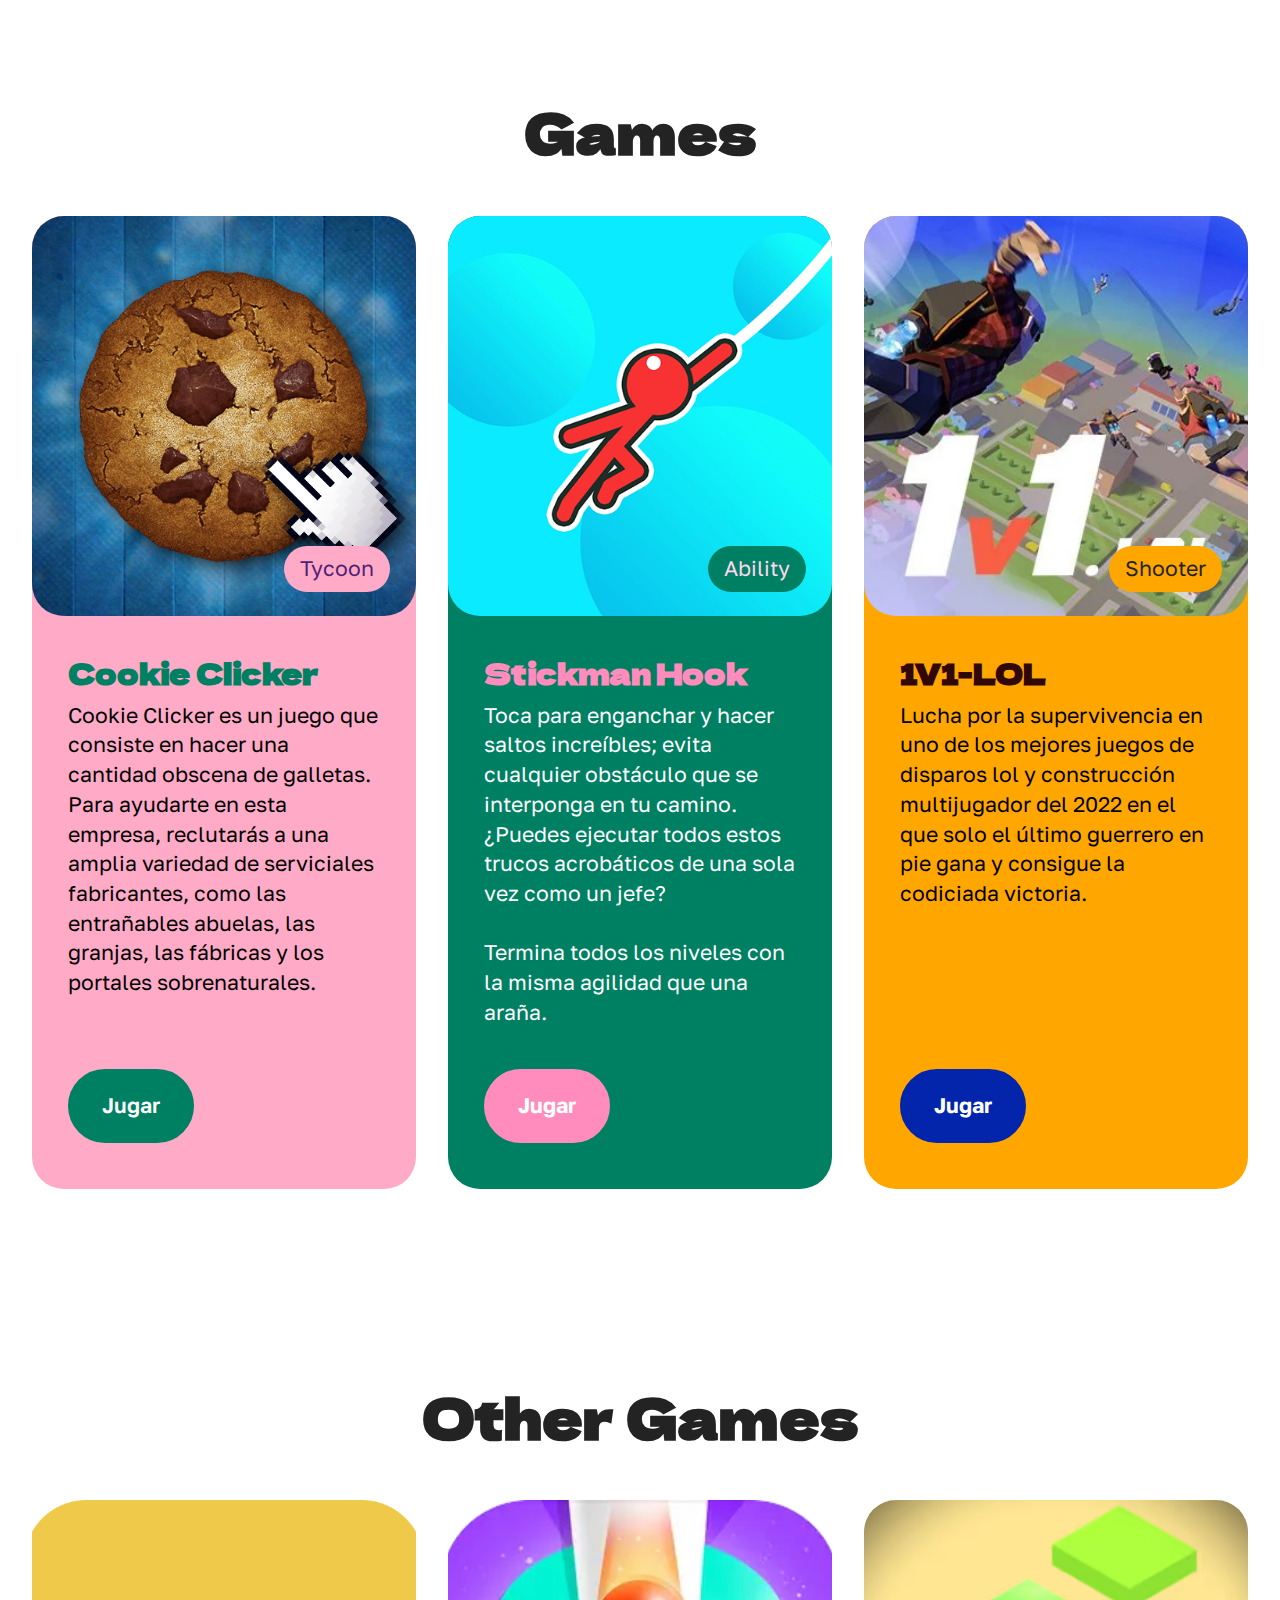
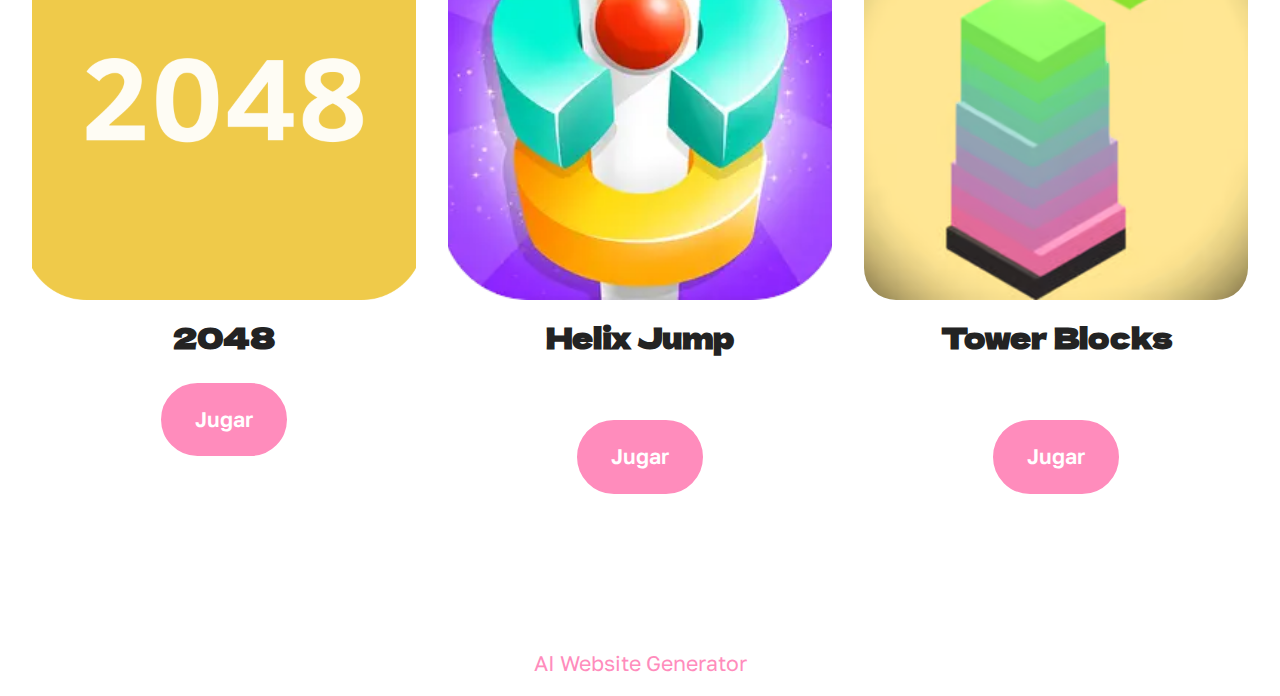
<file: index.html>
<!DOCTYPE html>
<html  >
<head>
  <!-- Site made with Mobirise Website Builder v5.9.18, https://mobirise.com -->
  <meta charset="UTF-8">
  <meta http-equiv="X-UA-Compatible" content="IE=edge">
  <meta name="generator" content="Mobirise v5.9.18, mobirise.com">
  <meta name="viewport" content="width=device-width, initial-scale=1, minimum-scale=1">
  <link rel="shortcut icon" href="assets/images/logo5.png" type="image/x-icon">
  <meta name="description" content="">
  
  
  <title>Home</title>
  <link rel="stylesheet" href="assets/bootstrap/css/bootstrap.min.css">
  <link rel="stylesheet" href="assets/bootstrap/css/bootstrap-grid.min.css">
  <link rel="stylesheet" href="assets/bootstrap/css/bootstrap-reboot.min.css">
  <link rel="stylesheet" href="assets/theme/css/style.css">
  <link rel="preload" href="https://fonts.googleapis.com/css?family=Dela+Gothic+One:400&display=swap" as="style" onload="this.onload=null;this.rel='stylesheet'">
  <noscript><link rel="stylesheet" href="https://fonts.googleapis.com/css?family=Dela+Gothic+One:400&display=swap"></noscript>
  <link rel="preload" href="https://fonts.googleapis.com/css?family=Golos+Text:400,500,600,700,800,900&display=swap" as="style" onload="this.onload=null;this.rel='stylesheet'">
  <noscript><link rel="stylesheet" href="https://fonts.googleapis.com/css?family=Golos+Text:400,500,600,700,800,900&display=swap"></noscript>
  <link rel="preload" as="style" href="assets/mobirise/css/mbr-additional.css?v=hVczWk"><link rel="stylesheet" href="assets/mobirise/css/mbr-additional.css?v=hVczWk" type="text/css">

  
  
  
</head>
<body>
  
  <section data-bs-version="5.1" class="features1 cid-tIsi3HZcCy" id="features01-0">
  

  
  
  <div class="container-fluid">
    <div class="row justify-content-center mb-5">
      <div class="col-12">
        <h3 class="mbr-section-title mbr-fonts-style align-center mb-0 display-2"><strong>Games</strong></h3>
        
      </div>
    </div>
    <div class="row justify-content-center">
      <div class="col-sm-6 col-md-12 mb-3 mb-lg-0 col-lg-4">
        <div class="card-wrap card1">
          <div class="image-wrap">
            <a href="https://aurorian.net/Games/Cookie"><img src="assets/images/unnamed.png" alt="Mobirise Website Builder"></a>
            <div class="social-row display-7">
              <div class="soc-item tag1">
                <span class="tag1 mbr-fonts-style display-7">
                  Tycoon</span>
              </div>
            </div>
          </div>
          <div class="content-wrap">
            <h5 class="mbr-card-title card-title1 mbr-fonts-style align-left mb-2 display-5"><strong>Cookie Clicker</strong></h5>
            
            <p class="card-text1 mbr-fonts-style align-left mb-3 display-7">
              Cookie Clicker es un juego que consiste en hacer una cantidad obscena de galletas. Para ayudarte en esta empresa, reclutarás a una amplia variedad de serviciales fabricantes, como las entrañables abuelas, las granjas, las fábricas y los portales sobrenaturales.
            </p>
            <div class="mbr-section-btn align-left content-footer"><a class="btn article-btn btn-danger display-7" href="https://aurorian.net/Games/Cookie">Jugar<strong></strong></a></div>
          </div>
        </div>
      </div>

      <div class="col-sm-6 col-md-12 mb-3 mb-lg-0 col-lg-4">
        <div class="card-wrap card2">
          <div class="image-wrap">
            <a href="https://aurorian.net/Games/Stickman"><img src="assets/images/unnamed.jpg" alt="Mobirise Website Builder"></a>
            <div class="social-row display-7">
              <div class="soc-item tag2">
                <span class="tag2 mbr-fonts-style display-7">
                  Ability</span>
              </div>
            </div>
          </div>
          <div class="content-wrap">
            <h5 class="mbr-card-title card-title2 mbr-fonts-style align-left mb-2 display-5"><strong>Stickman Hook</strong></h5>
            
            <p class="card-text2 mbr-fonts-style align-left mb-3 display-7">Toca para enganchar y hacer saltos increíbles; evita cualquier obstáculo que se interponga en tu camino. ¿Puedes ejecutar todos estos trucos acrobáticos de una sola vez como un jefe?
<br><br>Termina todos los niveles con la misma agilidad que una araña.<br>
            </p>
            <div class="mbr-section-btn btn-section align-left content-footer"><a class="btn article-btn btn-primary display-7" href="https://aurorian.net/Games/Stickman"><strong>Jugar</strong></a></div>
          </div>
        </div>
      </div>
      <div class="col-sm-6 col-md-12 mb-3 mb-lg-0 col-lg-4">
        <div class="card-wrap card3">
          <div class="image-wrap">
            <a href="https://aurorian.net/Games/1v1"><img src="assets/images/1v1-lol-on-steam-v0-qh6-ea4jbe7eryhqco8o9skgm82sksd5j9hmg1ul0d4.webp" alt="Mobirise Website Builder"></a>
            <div class="social-row display-7">
              <div class="soc-item tag3">
                <span class="tag3 mbr-fonts-style display-7">
                  Shooter</span>
              </div>
            </div>
          </div>
          <div class="content-wrap">
            <h5 class="mbr-card-title card-title3 mbr-fonts-style align-left mb-2 display-5"><strong>1V1-LOL</strong></h5>
            
            <p class="card-text3 mbr-fonts-style align-left mb-3 display-7">Lucha por la supervivencia en uno de los mejores juegos de disparos lol y construcción multijugador del 2022 en el que solo el último guerrero en pie gana y consigue la codiciada victoria.&nbsp;<br></p>
            <div class="mbr-section-btn btn-section align-left content-footer"><a class="btn article-btn btn-success display-7" href="https://aurorian.net/Games/1v1"><strong>Jugar</strong></a></div>
          </div>
        </div>
      </div>

      
    </div>
  </div>
</section>

<section data-bs-version="5.1" class="features03 cid-ucSpwkYCEu" id="features03-1">
	
	
	<div class="container">
		<div class="row justify-content-center mb-5">
			<div class="col-12 content-head">
				<div class="mbr-section-head">
					<h4 class="mbr-section-title mbr-fonts-style align-center mb-0 display-2">
						<strong>Other Games</strong></h4>
					
				</div>
			</div>
		</div>
		<div class="row">
			<div class="item features-image col-12 col-md-6 col-lg-4 active">
				<div class="item-wrapper">
					<div class="item-img mb-3">
						<img src="assets/images/2048-logo.svg.png" alt="Mobirise Website Builder" title="">
					</div>
					<div class="item-content align-left">
						<h5 class="item-title mbr-fonts-style mt-0 mb-2 display-5"><strong>2048</strong></h5>
						<p class="mbr-text mbr-fonts-style mb-3 display-7"></p>
						<div class="mbr-section-btn item-footer"><a href="http://aurorian.net/Games/2048" class="btn item-btn btn-primary display-7">Jugar</a></div>
					</div>
				</div>
			</div>
			<div class="item features-image col-12 col-md-6 col-lg-4">
				<div class="item-wrapper">
					<div class="item-img mb-3">
						<img src="assets/images/appicon.png" alt="Mobirise Website Builder" title="" data-slide-to="1" data-bs-slide-to="1">
					</div>
					<div class="item-content align-left">
						<h5 class="item-title mbr-fonts-style mb-2 mt-0 display-5">
							<strong>Helix Jump</strong></h5>
						<p class="mbr-text mbr-fonts-style mb-3 display-7"><br>
						</p>
						<div class="mbr-section-btn item-footer"><a href="http://aurorian.net/Games/HelixJump" class="btn item-btn btn-primary display-7">Jugar</a></div>
					</div>
				</div>
			</div>
			<div class="item features-image col-12 col-md-6 col-lg-4">
				<div class="item-wrapper">
					<div class="item-img mb-3">
						<a href="http://aurorian.net/Games/TowerBlocks"><img src="assets/images/6433b0212d58c0d3f733f3cb20d6f63c.png" alt="Mobirise Website Builder" title="" data-slide-to="2" data-bs-slide-to="2"></a>
					</div>
					<div class="item-content align-left">
						<h5 class="item-title mbr-fonts-style mb-2 mt-0 display-5">
						    <strong>Tower Blocks</strong></h5>
						<p class="mbr-text mbr-fonts-style mb-3 display-7"><br>
						</p>
						<div class="mbr-section-btn item-footer"><a href="https://aurorian.net/Games/TowerBlocks" class="btn item-btn btn-primary display-7">Jugar</a></div>
					</div>
				</div>
			</div>
		</div>
	</div>
</section><section class="display-7" style="padding: 0;align-items: center;justify-content: center;flex-wrap: wrap;    align-content: center;display: flex;position: relative;height: 4rem;"><a href="https://mobiri.se/2972374" style="flex: 1 1;height: 4rem;position: absolute;width: 100%;z-index: 1;"><img alt="" style="height: 4rem;" src="[data-uri]"></a><p style="margin: 0;text-align: center;" class="display-7">&#8204;</p><a style="z-index:1" href="https://mobirise.com/builder/ai-website-generator.html">AI Website Generator</a></section><script src="assets/bootstrap/js/bootstrap.bundle.min.js"></script>  <script src="assets/smoothscroll/smooth-scroll.js"></script>  <script src="assets/ytplayer/index.js"></script>  <script src="assets/theme/js/script.js"></script>  
  
  
</body>
</html>
</file>
<file: assets/theme/css/style.css>
@charset "UTF-8";
section {
  background-color: #ffffff;
}

body {
  font-style: normal;
  line-height: 1.5;
  font-weight: 400;
  color: #232323;
  position: relative;
}

button {
  background-color: transparent;
  border-color: transparent;
}

.embla__button,
.carousel-control {
  background-color: #edefea !important;
  opacity: 0.8 !important;
  color: #464845 !important;
  border-color: #edefea !important;
}

.carousel .close,
.modalWindow .close {
  background-color: #edefea !important;
  color: #464845 !important;
  border-color: #edefea !important;
  opacity: 0.8 !important;
}

.carousel .close:hover,
.modalWindow .close:hover {
  opacity: 1 !important;
}

.carousel-indicators li {
  background-color: #edefea !important;
  border: 2px solid #464845 !important;
}

.carousel-indicators li:hover,
.carousel-indicators li:active {
  opacity: 0.8 !important;
}

.embla__button:hover,
.carousel-control:hover {
  background-color: #edefea !important;
  opacity: 1 !important;
}

.modalWindow-video-container {
  height: 80%;
}

section,
.container,
.container-fluid {
  position: relative;
  word-wrap: break-word;
}

a.mbr-iconfont:hover {
  text-decoration: none;
}

.article .lead p,
.article .lead ul,
.article .lead ol,
.article .lead pre,
.article .lead blockquote {
  margin-bottom: 0;
}

a {
  font-style: normal;
  font-weight: 400;
  cursor: pointer;
}
a, a:hover {
  text-decoration: none;
}

.mbr-section-title {
  font-style: normal;
  line-height: 1.3;
}

.mbr-section-subtitle {
  line-height: 1.3;
}

.mbr-text {
  font-style: normal;
  line-height: 1.7;
}

h1,
h2,
h3,
h4,
h5,
h6,
.display-1,
.display-2,
.display-4,
.display-5,
.display-7,
span,
p,
a {
  line-height: 1;
  word-break: break-word;
  word-wrap: break-word;
  font-weight: 400;
}

b,
strong {
  font-weight: bold;
}

input:-webkit-autofill, input:-webkit-autofill:hover, input:-webkit-autofill:focus, input:-webkit-autofill:active {
  transition-delay: 9999s;
  -webkit-transition-property: background-color, color;
  transition-property: background-color, color;
}

textarea[type=hidden] {
  display: none;
}

section {
  background-position: 50% 50%;
  background-repeat: no-repeat;
  background-size: cover;
}
section .mbr-background-video,
section .mbr-background-video-preview {
  position: absolute;
  bottom: 0;
  left: 0;
  right: 0;
  top: 0;
}

.hidden {
  visibility: hidden;
}

.mbr-z-index20 {
  z-index: 20;
}

/*! Base colors */
.mbr-white {
  color: #ffffff;
}

.mbr-black {
  color: #111111;
}

.mbr-bg-white {
  background-color: #ffffff;
}

.mbr-bg-black {
  background-color: #000000;
}

/*! Text-aligns */
.align-left {
  text-align: left;
}

.align-center {
  text-align: center;
}

.align-right {
  text-align: right;
}

/*! Font-weight  */
.mbr-light {
  font-weight: 300;
}

.mbr-regular {
  font-weight: 400;
}

.mbr-semibold {
  font-weight: 500;
}

.mbr-bold {
  font-weight: 700;
}

/*! Media  */
.media-content {
  flex-basis: 100%;
}

.media-container-row {
  display: flex;
  flex-direction: row;
  flex-wrap: wrap;
  justify-content: center;
  align-content: center;
  align-items: start;
}
.media-container-row .media-size-item {
  width: 400px;
}

.media-container-column {
  display: flex;
  flex-direction: column;
  flex-wrap: wrap;
  justify-content: center;
  align-content: center;
  align-items: stretch;
}
.media-container-column > * {
  width: 100%;
}

@media (min-width: 992px) {
  .media-container-row {
    flex-wrap: nowrap;
  }
}
figure {
  margin-bottom: 0;
  overflow: hidden;
}

figure[mbr-media-size] {
  transition: width 0.1s;
}

img,
iframe {
  display: block;
  width: 100%;
}

.card {
  background-color: transparent;
  border: none;
}

.card-box {
  width: 100%;
}

.card-img {
  text-align: center;
  flex-shrink: 0;
  -webkit-flex-shrink: 0;
}

.media {
  max-width: 100%;
  margin: 0 auto;
}

.mbr-figure {
  align-self: center;
}

.media-container > div {
  max-width: 100%;
}

.mbr-figure img,
.card-img img {
  width: 100%;
}

@media (max-width: 991px) {
  .media-size-item {
    width: auto !important;
  }
  .media {
    width: auto;
  }
  .mbr-figure {
    width: 100% !important;
  }
}
/*! Buttons */
.mbr-section-btn {
  margin-left: -0.6rem;
  margin-right: -0.6rem;
  font-size: 0;
}

.btn {
  font-weight: 600;
  border-width: 1px;
  font-style: normal;
  margin: 0.6rem 0.6rem;
  white-space: normal;
  transition: all 0.2s ease-in-out;
  display: inline-flex;
  align-items: center;
  justify-content: center;
  word-break: break-word;
}

.btn-sm {
  font-weight: 600;
  letter-spacing: 0px;
  transition: all 0.3s ease-in-out;
}

.btn-md {
  font-weight: 600;
  letter-spacing: 0px;
  transition: all 0.3s ease-in-out;
}

.btn-lg {
  font-weight: 600;
  letter-spacing: 0px;
  transition: all 0.3s ease-in-out;
}

.btn-form {
  margin: 0;
}
.btn-form:hover {
  cursor: pointer;
}

nav .mbr-section-btn {
  margin-left: 0rem;
  margin-right: 0rem;
}

/*! Btn icon margin */
.btn .mbr-iconfont,
.btn.btn-sm .mbr-iconfont {
  order: 1;
  cursor: pointer;
  margin-left: 0.5rem;
  vertical-align: sub;
}

.btn.btn-md .mbr-iconfont,
.btn.btn-md .mbr-iconfont {
  margin-left: 0.8rem;
}

.mbr-regular {
  font-weight: 400;
}

.mbr-semibold {
  font-weight: 500;
}

.mbr-bold {
  font-weight: 700;
}

[type=submit] {
  -webkit-appearance: none;
}

/*! Full-screen */
.mbr-fullscreen .mbr-overlay {
  min-height: 100vh;
}

.mbr-fullscreen {
  display: flex;
  display: -moz-flex;
  display: -ms-flex;
  display: -o-flex;
  align-items: center;
  min-height: 100vh;
  padding-top: 3rem;
  padding-bottom: 3rem;
}

/*! Map */
.map {
  height: 25rem;
  position: relative;
}
.map iframe {
  width: 100%;
  height: 100%;
}

/*! Scroll to top arrow */
.mbr-arrow-up {
  bottom: 25px;
  right: 90px;
  position: fixed;
  text-align: right;
  z-index: 5000;
  color: #ffffff;
  font-size: 22px;
}

.mbr-arrow-up a {
  background: rgba(0, 0, 0, 0.2);
  border-radius: 50%;
  color: #fff;
  display: inline-block;
  height: 60px;
  width: 60px;
  border: 2px solid #fff;
  outline-style: none !important;
  position: relative;
  text-decoration: none;
  transition: all 0.3s ease-in-out;
  cursor: pointer;
  text-align: center;
}
.mbr-arrow-up a:hover {
  background-color: rgba(0, 0, 0, 0.4);
}
.mbr-arrow-up a i {
  line-height: 60px;
}

.mbr-arrow-up-icon {
  display: block;
  color: #fff;
}

.mbr-arrow-up-icon::before {
  content: "›";
  display: inline-block;
  font-family: serif;
  font-size: 22px;
  line-height: 1;
  font-style: normal;
  position: relative;
  top: 6px;
  left: -4px;
  transform: rotate(-90deg);
}

/*! Arrow Down */
.mbr-arrow {
  position: absolute;
  bottom: 45px;
  left: 50%;
  width: 60px;
  height: 60px;
  cursor: pointer;
  background-color: rgba(80, 80, 80, 0.5);
  border-radius: 50%;
  transform: translateX(-50%);
}
@media (max-width: 767px) {
  .mbr-arrow {
    display: none;
  }
}
.mbr-arrow > a {
  display: inline-block;
  text-decoration: none;
  outline-style: none;
  animation: arrowdown 1.7s ease-in-out infinite;
  color: #ffffff;
}
.mbr-arrow > a > i {
  position: absolute;
  top: -2px;
  left: 15px;
  font-size: 2rem;
}

#scrollToTop a i::before {
  content: "";
  position: absolute;
  display: block;
  border-bottom: 2.5px solid #fff;
  border-left: 2.5px solid #fff;
  width: 27.8%;
  height: 27.8%;
  left: 50%;
  top: 51%;
  transform: translateY(-30%) translateX(-50%) rotate(135deg);
}

@keyframes arrowdown {
  0% {
    transform: translateY(0px);
  }
  50% {
    transform: translateY(-5px);
  }
  100% {
    transform: translateY(0px);
  }
}
@media (max-width: 500px) {
  .mbr-arrow-up {
    left: 0;
    right: 0;
    text-align: center;
  }
}
/*Gradients animation*/
@keyframes gradient-animation {
  from {
    background-position: 0% 100%;
    animation-timing-function: ease-in-out;
  }
  to {
    background-position: 100% 0%;
    animation-timing-function: ease-in-out;
  }
}
.bg-gradient {
  background-size: 200% 200%;
  animation: gradient-animation 5s infinite alternate;
  -webkit-animation: gradient-animation 5s infinite alternate;
}

.menu .navbar-brand {
  display: -webkit-flex;
}
.menu .navbar-brand span {
  display: flex;
  display: -webkit-flex;
}
.menu .navbar-brand .navbar-caption-wrap {
  display: -webkit-flex;
}
.menu .navbar-brand .navbar-logo img {
  display: -webkit-flex;
  width: auto;
}
@media (min-width: 768px) and (max-width: 991px) {
  .menu .navbar-toggleable-sm .navbar-nav {
    display: -ms-flexbox;
  }
}
@media (max-width: 991px) {
  .menu .navbar-collapse {
    max-height: 93.5vh;
  }
  .menu .navbar-collapse.show {
    overflow: auto;
  }
}
@media (min-width: 992px) {
  .menu .navbar-nav.nav-dropdown {
    display: -webkit-flex;
  }
  .menu .navbar-toggleable-sm .navbar-collapse {
    display: -webkit-flex !important;
  }
  .menu .collapsed .navbar-collapse {
    max-height: 93.5vh;
  }
  .menu .collapsed .navbar-collapse.show {
    overflow: auto;
  }
}
@media (max-width: 767px) {
  .menu .navbar-collapse {
    max-height: 80vh;
  }
}

.nav-link .mbr-iconfont {
  margin-right: 0.5rem;
}

.navbar {
  display: -webkit-flex;
  -webkit-flex-wrap: wrap;
  -webkit-align-items: center;
  -webkit-justify-content: space-between;
}

.navbar-collapse {
  -webkit-flex-basis: 100%;
  -webkit-flex-grow: 1;
  -webkit-align-items: center;
}

.nav-dropdown .link {
  padding: 0.667em 1.667em !important;
  margin: 0 !important;
}

.nav {
  display: -webkit-flex;
  -webkit-flex-wrap: wrap;
}

.row {
  display: -webkit-flex;
  -webkit-flex-wrap: wrap;
}

.justify-content-center {
  -webkit-justify-content: center;
}

.form-inline {
  display: -webkit-flex;
}

.card-wrapper {
  -webkit-flex: 1;
}

.carousel-control {
  z-index: 10;
  display: -webkit-flex;
}

.carousel-controls {
  display: -webkit-flex;
}

.media {
  display: -webkit-flex;
}

.form-group:focus {
  outline: none;
}

.jq-selectbox__select {
  padding: 7px 0;
  position: relative;
}

.jq-selectbox__dropdown {
  overflow: hidden;
  border-radius: 10px;
  position: absolute;
  top: 100%;
  left: 0 !important;
  width: 100% !important;
}

.jq-selectbox__trigger-arrow {
  right: 0;
  transform: translateY(-50%);
}

.jq-selectbox li {
  padding: 1.07em 0.5em;
}

input[type=range] {
  padding-left: 0 !important;
  padding-right: 0 !important;
}

.modal-dialog,
.modal-content {
  height: 100%;
}

.modal-dialog .carousel-inner {
  height: calc(100vh - 1.75rem);
}
@media (max-width: 575px) {
  .modal-dialog .carousel-inner {
    height: calc(100vh - 1rem);
  }
}

.carousel-item {
  text-align: center;
}

.carousel-item img {
  margin: auto;
}

.navbar-toggler {
  align-self: flex-start;
  padding: 0.25rem 0.75rem;
  font-size: 1.25rem;
  line-height: 1;
  background: transparent;
  border: 1px solid transparent;
  border-radius: 0.25rem;
}

.navbar-toggler:focus,
.navbar-toggler:hover {
  text-decoration: none;
  box-shadow: none;
}

.navbar-toggler-icon {
  display: inline-block;
  width: 1.5em;
  height: 1.5em;
  vertical-align: middle;
  content: "";
  background: no-repeat center center;
  background-size: 100% 100%;
}

.navbar-toggler-left {
  position: absolute;
  left: 1rem;
}

.navbar-toggler-right {
  position: absolute;
  right: 1rem;
}

.card-img {
  width: auto;
}

.menu .navbar.collapsed:not(.beta-menu) {
  flex-direction: column;
}

.carousel-item.active,
.carousel-item-next,
.carousel-item-prev {
  display: flex;
}

.note-air-layout .dropup .dropdown-menu,
.note-air-layout .navbar-fixed-bottom .dropdown .dropdown-menu {
  bottom: initial !important;
}

html,
body {
  height: auto;
  min-height: 100vh;
}

.dropup .dropdown-toggle::after {
  display: none;
}

.form-asterisk {
  font-family: initial;
  position: absolute;
  top: -2px;
  font-weight: normal;
}

.form-control-label {
  position: relative;
  cursor: pointer;
  margin-bottom: 0.357em;
  padding: 0;
}

.alert {
  color: #ffffff;
  border-radius: 0;
  border: 0;
  font-size: 1.1rem;
  line-height: 1.5;
  margin-bottom: 1.875rem;
  padding: 1.25rem;
  position: relative;
  text-align: center;
}
.alert.alert-form::after {
  background-color: inherit;
  bottom: -7px;
  content: "";
  display: block;
  height: 14px;
  left: 50%;
  margin-left: -7px;
  position: absolute;
  transform: rotate(45deg);
  width: 14px;
}

.form-control {
  background-color: #ffffff;
  background-clip: border-box;
  color: #232323;
  line-height: 1rem !important;
  height: auto;
  padding: 1.2rem 2rem;
  transition: border-color 0.25s ease 0s;
  border: 1px solid transparent !important;
  border-radius: 4px;
  box-shadow: rgba(0, 0, 0, 0.07) 0px 1px 1px 0px, rgba(0, 0, 0, 0.07) 0px 1px 3px 0px, rgba(0, 0, 0, 0.03) 0px 0px 0px 1px;
}
.form-active .form-control:invalid {
  border-color: red;
}

.row > * {
  padding-right: 1rem;
  padding-left: 1rem;
}

form .row {
  margin-left: -0.6rem;
  margin-right: -0.6rem;
}
form .row [class*=col] {
  padding-left: 0.6rem;
  padding-right: 0.6rem;
}

form .mbr-section-btn {
  padding-left: 0.6rem;
  padding-right: 0.6rem;
}

form .form-check-input {
  margin-top: 0.5;
}

textarea.form-control {
  line-height: 1.5rem !important;
}

.form-group {
  margin-bottom: 1.2rem;
}

.form-control,
form .btn {
  min-height: 48px;
}

.gdpr-block label span.textGDPR input[name=gdpr] {
  top: 7px;
}

.form-control:focus {
  box-shadow: none;
}

:focus {
  outline: none;
}

.mbr-overlay {
  background-color: #000;
  bottom: 0;
  left: 0;
  opacity: 0.5;
  position: absolute;
  right: 0;
  top: 0;
  z-index: 0;
  pointer-events: none;
}

blockquote {
  font-style: italic;
  padding: 3rem;
  font-size: 1.09rem;
  position: relative;
  border-left: 3px solid;
}

ul,
ol,
pre,
blockquote {
  margin-bottom: 2.3125rem;
}

.mt-4 {
  margin-top: 2rem !important;
}

.mb-4 {
  margin-bottom: 2rem !important;
}

.container,
.container-fluid {
  padding-left: 16px;
  padding-right: 16px;
}

.row {
  margin-left: -16px;
  margin-right: -16px;
}
.row > [class*=col] {
  padding-left: 16px;
  padding-right: 16px;
}

@media (min-width: 992px) {
  .container-fluid {
    padding-left: 32px;
    padding-right: 32px;
  }
}
@media (max-width: 991px) {
  .mbr-container {
    padding-left: 16px;
    padding-right: 16px;
  }
}
.app-video-wrapper > img {
  opacity: 1;
}

.app-video-wrapper {
  background: transparent;
}

.item {
  position: relative;
}

.dropdown-menu .dropdown-menu {
  left: 100%;
}

.dropdown-item + .dropdown-menu {
  display: none;
}

.dropdown-item:hover + .dropdown-menu,
.dropdown-menu:hover {
  display: block;
}

@media (min-aspect-ratio: 16/9) {
  .mbr-video-foreground {
    height: 300% !important;
    top: -100% !important;
  }
}
@media (max-aspect-ratio: 16/9) {
  .mbr-video-foreground {
    width: 300% !important;
    left: -100% !important;
  }
}.engine {
	position: absolute;
	text-indent: -2400px;
	text-align: center;
	padding: 0;
	top: 0;
	left: -2400px;
}
</file>
<file: assets/mobirise/css/mbr-additional.css>
.btn {
  border-width: 2px;
}
img,
.card-wrap,
.card-wrapper,
.video-wrapper,
.mbr-figure iframe,
.google-map iframe,
.slide-content,
.plan,
.card,
.item-wrapper {
  border-radius: 2rem !important;
}
.video-wrapper {
  overflow: hidden;
}
body {
  font-family: Inter Tight;
}
.display-1 {
  font-family: 'Dela Gothic One', display;
  font-size: 5rem;
  line-height: 1;
}
.display-1 > .mbr-iconfont {
  font-size: 6.25rem;
}
.display-2 {
  font-family: 'Dela Gothic One', display;
  font-size: 4rem;
  line-height: 1;
}
.display-2 > .mbr-iconfont {
  font-size: 5rem;
}
.display-4 {
  font-family: 'Golos Text', sans-serif;
  font-size: 1.4rem;
  line-height: 1.5;
}
.display-4 > .mbr-iconfont {
  font-size: 1.75rem;
}
.display-5 {
  font-family: 'Dela Gothic One', display;
  font-size: 2rem;
  line-height: 1.5;
}
.display-5 > .mbr-iconfont {
  font-size: 2.5rem;
}
.display-7 {
  font-family: 'Golos Text', sans-serif;
  font-size: 1.4rem;
  line-height: 1.3;
}
.display-7 > .mbr-iconfont {
  font-size: 1.75rem;
}
/* ---- Fluid typography for mobile devices ---- */
/* 1.4 - font scale ratio ( bootstrap == 1.42857 ) */
/* 100vw - current viewport width */
/* (48 - 20)  48 == 48rem == 768px, 20 == 20rem == 320px(minimal supported viewport) */
/* 0.65 - min scale variable, may vary */
@media (max-width: 992px) {
  .display-1 {
    font-size: 4rem;
  }
}
@media (max-width: 768px) {
  .display-1 {
    font-size: 3.5rem;
    font-size: calc( 2.4rem + (5 - 2.4) * ((100vw - 20rem) / (48 - 20)));
    line-height: calc( 1.1 * (2.4rem + (5 - 2.4) * ((100vw - 20rem) / (48 - 20))));
  }
  .display-2 {
    font-size: 3.2rem;
    font-size: calc( 2.05rem + (4 - 2.05) * ((100vw - 20rem) / (48 - 20)));
    line-height: calc( 1.3 * (2.05rem + (4 - 2.05) * ((100vw - 20rem) / (48 - 20))));
  }
  .display-4 {
    font-size: 1.12rem;
    font-size: calc( 1.14rem + (1.4 - 1.14) * ((100vw - 20rem) / (48 - 20)));
    line-height: calc( 1.4 * (1.14rem + (1.4 - 1.14) * ((100vw - 20rem) / (48 - 20))));
  }
  .display-5 {
    font-size: 1.6rem;
    font-size: calc( 1.35rem + (2 - 1.35) * ((100vw - 20rem) / (48 - 20)));
    line-height: calc( 1.4 * (1.35rem + (2 - 1.35) * ((100vw - 20rem) / (48 - 20))));
  }
  .display-7 {
    font-size: 1.12rem;
    font-size: calc( 1.14rem + (1.4 - 1.14) * ((100vw - 20rem) / (48 - 20)));
    line-height: calc( 1.4 * (1.14rem + (1.4 - 1.14) * ((100vw - 20rem) / (48 - 20))));
  }
}
@media (min-width: 992px) and (max-width: 1400px) {
  .display-1 {
    font-size: 3.5rem;
    font-size: calc( 2.4rem + (5 - 2.4) * ((100vw - 62rem) / (87 - 62)));
    line-height: calc( 1.1 * (2.4rem + (5 - 2.4) * ((100vw - 62rem) / (87 - 62))));
  }
  .display-2 {
    font-size: 3.2rem;
    font-size: calc( 2.05rem + (4 - 2.05) * ((100vw - 62rem) / (87 - 62)));
    line-height: calc( 1.3 * (2.05rem + (4 - 2.05) * ((100vw - 62rem) / (87 - 62))));
  }
  .display-4 {
    font-size: 1.12rem;
    font-size: calc( 1.14rem + (1.4 - 1.14) * ((100vw - 62rem) / (87 - 62)));
    line-height: calc( 1.4 * (1.14rem + (1.4 - 1.14) * ((100vw - 62rem) / (87 - 62))));
  }
  .display-5 {
    font-size: 1.6rem;
    font-size: calc( 1.35rem + (2 - 1.35) * ((100vw - 62rem) / (87 - 62)));
    line-height: calc( 1.4 * (1.35rem + (2 - 1.35) * ((100vw - 62rem) / (87 - 62))));
  }
  .display-7 {
    font-size: 1.12rem;
    font-size: calc( 1.14rem + (1.4 - 1.14) * ((100vw - 62rem) / (87 - 62)));
    line-height: calc( 1.4 * (1.14rem + (1.4 - 1.14) * ((100vw - 62rem) / (87 - 62))));
  }
}
/* Buttons */
.btn {
  padding: 1.25rem 2rem;
  border-radius: 4px;
}
@media (max-width: 767px) {
  .btn {
    padding: 0.75rem 1.5rem;
  }
}
.btn-sm {
  padding: 0.6rem 1.2rem;
  border-radius: 4px;
}
.btn-md {
  padding: 0.6rem 1.2rem;
  border-radius: 4px;
}
.btn-lg {
  padding: 1.25rem 2rem;
  border-radius: 4px;
}
.bg-primary {
  background-color: #ff8cbc !important;
}
.bg-success {
  background-color: #0225ac !important;
}
.bg-info {
  background-color: #1a3c22 !important;
}
.bg-warning {
  background-color: #ffaac7 !important;
}
.bg-danger {
  background-color: #008063 !important;
}
.btn-primary,
.btn-primary:active {
  background-color: #ff8cbc !important;
  border-color: #ff8cbc !important;
  color: #ffffff !important;
  box-shadow: none;
}
.btn-primary:hover,
.btn-primary:focus,
.btn-primary.focus,
.btn-primary.active {
  color: inherit;
  background-color: #ffbfda !important;
  border-color: #ffbfda !important;
  box-shadow: none;
}
.btn-primary.disabled,
.btn-primary:disabled {
  color: #ffffff !important;
  background-color: #ffbfda !important;
  border-color: #ffbfda !important;
}
.btn-secondary,
.btn-secondary:active {
  background-color: #ffa600 !important;
  border-color: #ffa600 !important;
  color: #ffffff !important;
  box-shadow: none;
}
.btn-secondary:hover,
.btn-secondary:focus,
.btn-secondary.focus,
.btn-secondary.active {
  color: inherit;
  background-color: #ffb833 !important;
  border-color: #ffb833 !important;
  box-shadow: none;
}
.btn-secondary.disabled,
.btn-secondary:disabled {
  color: #ffffff !important;
  background-color: #ffb833 !important;
  border-color: #ffb833 !important;
}
.btn-info,
.btn-info:active {
  background-color: #1a3c22 !important;
  border-color: #1a3c22 !important;
  color: #ffffff !important;
  box-shadow: none;
}
.btn-info:hover,
.btn-info:focus,
.btn-info.focus,
.btn-info.active {
  color: inherit;
  background-color: #296036 !important;
  border-color: #296036 !important;
  box-shadow: none;
}
.btn-info.disabled,
.btn-info:disabled {
  color: #ffffff !important;
  background-color: #296036 !important;
  border-color: #296036 !important;
}
.btn-success,
.btn-success:active {
  background-color: #0225ac !important;
  border-color: #0225ac !important;
  color: #ffffff !important;
  box-shadow: none;
}
.btn-success:hover,
.btn-success:focus,
.btn-success.focus,
.btn-success.active {
  color: inherit;
  background-color: #0330de !important;
  border-color: #0330de !important;
  box-shadow: none;
}
.btn-success.disabled,
.btn-success:disabled {
  color: #ffffff !important;
  background-color: #0330de !important;
  border-color: #0330de !important;
}
.btn-warning,
.btn-warning:active {
  background-color: #ffaac7 !important;
  border-color: #ffaac7 !important;
  color: #ffffff !important;
  box-shadow: none;
}
.btn-warning:hover,
.btn-warning:focus,
.btn-warning.focus,
.btn-warning.active {
  color: inherit;
  background-color: #ffdde9 !important;
  border-color: #ffdde9 !important;
  box-shadow: none;
}
.btn-warning.disabled,
.btn-warning:disabled {
  color: #ffffff !important;
  background-color: #ffdde9 !important;
  border-color: #ffdde9 !important;
}
.btn-danger,
.btn-danger:active {
  background-color: #008063 !important;
  border-color: #008063 !important;
  color: #ffffff !important;
  box-shadow: none;
}
.btn-danger:hover,
.btn-danger:focus,
.btn-danger.focus,
.btn-danger.active {
  color: inherit;
  background-color: #00b38a !important;
  border-color: #00b38a !important;
  box-shadow: none;
}
.btn-danger.disabled,
.btn-danger:disabled {
  color: #ffffff !important;
  background-color: #00b38a !important;
  border-color: #00b38a !important;
}
.btn-white,
.btn-white:active {
  background-color: #eff0ec !important;
  border-color: #eff0ec !important;
  color: #757b62 !important;
  box-shadow: none;
}
.btn-white:hover,
.btn-white:focus,
.btn-white.focus,
.btn-white.active {
  color: inherit;
  background-color: #ffffff !important;
  border-color: #ffffff !important;
  box-shadow: none;
}
.btn-white.disabled,
.btn-white:disabled {
  color: #757b62 !important;
  background-color: #ffffff !important;
  border-color: #ffffff !important;
}
.btn-black,
.btn-black:active {
  background-color: #232323 !important;
  border-color: #232323 !important;
  color: #ffffff !important;
  box-shadow: none;
}
.btn-black:hover,
.btn-black:focus,
.btn-black.focus,
.btn-black.active {
  color: inherit;
  background-color: #3d3d3d !important;
  border-color: #3d3d3d !important;
  box-shadow: none;
}
.btn-black.disabled,
.btn-black:disabled {
  color: #ffffff !important;
  background-color: #3d3d3d !important;
  border-color: #3d3d3d !important;
}
.btn-primary-outline,
.btn-primary-outline:active {
  background-color: transparent !important;
  border-color: #ff8cbc;
  color: #ff8cbc;
}
.btn-primary-outline:hover,
.btn-primary-outline:focus,
.btn-primary-outline.focus,
.btn-primary-outline.active {
  color: #ff3589 !important;
  background-color: transparent !important;
  border-color: #ff3589 !important;
  box-shadow: none !important;
}
.btn-primary-outline.disabled,
.btn-primary-outline:disabled {
  color: #ffffff !important;
  background-color: #ff8cbc !important;
  border-color: #ff8cbc !important;
}
.btn-secondary-outline,
.btn-secondary-outline:active {
  background-color: transparent !important;
  border-color: #ffa600;
  color: #ffa600;
}
.btn-secondary-outline:hover,
.btn-secondary-outline:focus,
.btn-secondary-outline.focus,
.btn-secondary-outline.active {
  color: #a86e00 !important;
  background-color: transparent !important;
  border-color: #a86e00 !important;
  box-shadow: none !important;
}
.btn-secondary-outline.disabled,
.btn-secondary-outline:disabled {
  color: #ffffff !important;
  background-color: #ffa600 !important;
  border-color: #ffa600 !important;
}
.btn-info-outline,
.btn-info-outline:active {
  background-color: transparent !important;
  border-color: #1a3c22;
  color: #1a3c22;
}
.btn-info-outline:hover,
.btn-info-outline:focus,
.btn-info-outline.focus,
.btn-info-outline.active {
  color: #000000 !important;
  background-color: transparent !important;
  border-color: #000000 !important;
  box-shadow: none !important;
}
.btn-info-outline.disabled,
.btn-info-outline:disabled {
  color: #ffffff !important;
  background-color: #1a3c22 !important;
  border-color: #1a3c22 !important;
}
.btn-success-outline,
.btn-success-outline:active {
  background-color: transparent !important;
  border-color: #0225ac;
  color: #0225ac;
}
.btn-success-outline:hover,
.btn-success-outline:focus,
.btn-success-outline.focus,
.btn-success-outline.active {
  color: #011356 !important;
  background-color: transparent !important;
  border-color: #011356 !important;
  box-shadow: none !important;
}
.btn-success-outline.disabled,
.btn-success-outline:disabled {
  color: #ffffff !important;
  background-color: #0225ac !important;
  border-color: #0225ac !important;
}
.btn-warning-outline,
.btn-warning-outline:active {
  background-color: transparent !important;
  border-color: #ffaac7;
  color: #ffaac7;
}
.btn-warning-outline:hover,
.btn-warning-outline:focus,
.btn-warning-outline.focus,
.btn-warning-outline.active {
  color: #ff538e !important;
  background-color: transparent !important;
  border-color: #ff538e !important;
  box-shadow: none !important;
}
.btn-warning-outline.disabled,
.btn-warning-outline:disabled {
  color: #ffffff !important;
  background-color: #ffaac7 !important;
  border-color: #ffaac7 !important;
}
.btn-danger-outline,
.btn-danger-outline:active {
  background-color: transparent !important;
  border-color: #008063;
  color: #008063;
}
.btn-danger-outline:hover,
.btn-danger-outline:focus,
.btn-danger-outline.focus,
.btn-danger-outline.active {
  color: #002920 !important;
  background-color: transparent !important;
  border-color: #002920 !important;
  box-shadow: none !important;
}
.btn-danger-outline.disabled,
.btn-danger-outline:disabled {
  color: #ffffff !important;
  background-color: #008063 !important;
  border-color: #008063 !important;
}
.btn-black-outline,
.btn-black-outline:active {
  background-color: transparent !important;
  border-color: #232323;
  color: #232323;
}
.btn-black-outline:hover,
.btn-black-outline:focus,
.btn-black-outline.focus,
.btn-black-outline.active {
  color: #000000 !important;
  background-color: transparent !important;
  border-color: #000000 !important;
  box-shadow: none !important;
}
.btn-black-outline.disabled,
.btn-black-outline:disabled {
  color: #ffffff !important;
  background-color: #232323 !important;
  border-color: #232323 !important;
}
.btn-white-outline,
.btn-white-outline:active {
  background-color: transparent !important;
  border-color: #fafafa;
  color: #fafafa;
}
.btn-white-outline:hover,
.btn-white-outline:focus,
.btn-white-outline.focus,
.btn-white-outline.active {
  color: #cfcfcf !important;
  background-color: transparent !important;
  border-color: #cfcfcf !important;
  box-shadow: none !important;
}
.btn-white-outline.disabled,
.btn-white-outline:disabled {
  color: #7a7a7a !important;
  background-color: #fafafa !important;
  border-color: #fafafa !important;
}
.text-primary {
  color: #ff8cbc !important;
}
.text-secondary {
  color: #ffa600 !important;
}
.text-success {
  color: #0225ac !important;
}
.text-info {
  color: #1a3c22 !important;
}
.text-warning {
  color: #ffaac7 !important;
}
.text-danger {
  color: #008063 !important;
}
.text-white {
  color: #fafafa !important;
}
.text-black {
  color: #232323 !important;
}
a.text-primary:hover,
a.text-primary:focus,
a.text-primary.active {
  color: #ff2681 !important;
}
a.text-secondary:hover,
a.text-secondary:focus,
a.text-secondary.active {
  color: #996400 !important;
}
a.text-success:hover,
a.text-success:focus,
a.text-success.active {
  color: #010f47 !important;
}
a.text-info:hover,
a.text-info:focus,
a.text-info.active {
  color: #000000 !important;
}
a.text-warning:hover,
a.text-warning:focus,
a.text-warning.active {
  color: #ff4484 !important;
}
a.text-danger:hover,
a.text-danger:focus,
a.text-danger.active {
  color: #001a14 !important;
}
a.text-white:hover,
a.text-white:focus,
a.text-white.active {
  color: #c7c7c7 !important;
}
a.text-black:hover,
a.text-black:focus,
a.text-black.active {
  color: #000000 !important;
}
a[class*="text-"]:not(.nav-link):not(.dropdown-item):not([role]):not(.navbar-caption) {
  position: relative;
  background-image: transparent;
  background-size: 10000px 2px;
  background-repeat: no-repeat;
  background-position: 0px 1.2em;
  background-position: -10000px 1.2em;
}
a[class*="text-"]:not(.nav-link):not(.dropdown-item):not([role]):not(.navbar-caption):hover {
  transition: background-position 2s ease-in-out;
  background-image: linear-gradient(currentColor 50%, currentColor 50%);
  background-position: 0px 1.2em;
}
.nav-tabs .nav-link.active {
  color: #ff8cbc;
}
.nav-tabs .nav-link:not(.active) {
  color: #232323;
}
.alert-success {
  background-color: #70c770;
}
.alert-info {
  background-color: #1a3c22;
}
.alert-warning {
  background-color: #ffaac7;
}
.alert-danger {
  background-color: #008063;
}
.mbr-section-btn .btn:not(.btn-form) {
  border-radius: 100px;
}
.mbr-gallery-filter li a {
  border-radius: 100px !important;
}
.mbr-gallery-filter li.active .btn {
  background-color: #ff8cbc;
  border-color: #ff8cbc;
  color: #ffffff;
}
.mbr-gallery-filter li.active .btn:focus {
  box-shadow: none;
}
.nav-tabs .nav-link {
  border-radius: 100px !important;
}
a,
a:hover {
  color: #ff8cbc;
}
.mbr-plan-header.bg-primary .mbr-plan-subtitle,
.mbr-plan-header.bg-primary .mbr-plan-price-desc {
  color: #ffffff;
}
.mbr-plan-header.bg-success .mbr-plan-subtitle,
.mbr-plan-header.bg-success .mbr-plan-price-desc {
  color: #315bfd;
}
.mbr-plan-header.bg-info .mbr-plan-subtitle,
.mbr-plan-header.bg-info .mbr-plan-price-desc {
  color: #77c489;
}
.mbr-plan-header.bg-warning .mbr-plan-subtitle,
.mbr-plan-header.bg-warning .mbr-plan-price-desc {
  color: #ffffff;
}
.mbr-plan-header.bg-danger .mbr-plan-subtitle,
.mbr-plan-header.bg-danger .mbr-plan-price-desc {
  color: #00ffc5;
}
/* Scroll to top button*/
.scrollToTop_wraper {
  display: none;
}
.form-control {
  font-family: 'Golos Text', sans-serif;
  font-size: 1.4rem;
  line-height: 1.3;
  font-weight: 400;
  border-radius: 40px !important;
}
.form-control > .mbr-iconfont {
  font-size: 1.75rem;
}
.form-control:hover,
.form-control:focus {
  box-shadow: rgba(0, 0, 0, 0.07) 0px 1px 1px 0px, rgba(0, 0, 0, 0.07) 0px 1px 3px 0px, rgba(0, 0, 0, 0.03) 0px 0px 0px 1px;
  border-color: #ff8cbc !important;
}
.form-control:-webkit-input-placeholder {
  font-family: 'Golos Text', sans-serif;
  font-size: 1.4rem;
  line-height: 1.3;
  font-weight: 400;
}
.form-control:-webkit-input-placeholder > .mbr-iconfont {
  font-size: 1.75rem;
}
blockquote {
  border-color: #ff8cbc;
}
/* Forms */
.mbr-form .input-group-btn .btn {
  border-radius: 100px !important;
}
.mbr-form .input-group-btn .btn:hover {
  box-shadow: 0 10px 40px 0 rgba(0, 0, 0, 0.2);
}
.mbr-form .input-group-btn button[type="submit"] {
  border-radius: 100px !important;
  padding: 1rem 3rem;
}
.mbr-form .input-group-btn button[type="submit"]:hover {
  box-shadow: 0 10px 40px 0 rgba(0, 0, 0, 0.2);
}
.jq-selectbox li:hover,
.jq-selectbox li.selected {
  background-color: #ff8cbc;
  color: #ffffff;
}
.jq-number__spin {
  transition: 0.25s ease;
}
.jq-number__spin:hover {
  border-color: #ff8cbc;
}
.jq-selectbox .jq-selectbox__trigger-arrow,
.jq-number__spin.minus:after,
.jq-number__spin.plus:after {
  transition: 0.4s;
  border-top-color: #232323;
  border-bottom-color: #232323;
}
.jq-selectbox:hover .jq-selectbox__trigger-arrow,
.jq-number__spin.minus:hover:after,
.jq-number__spin.plus:hover:after {
  border-top-color: #ff8cbc;
  border-bottom-color: #ff8cbc;
}
.xdsoft_datetimepicker .xdsoft_calendar td.xdsoft_default,
.xdsoft_datetimepicker .xdsoft_calendar td.xdsoft_current,
.xdsoft_datetimepicker .xdsoft_timepicker .xdsoft_time_box > div > div.xdsoft_current {
  color: #000000 !important;
  background-color: #ff8cbc !important;
  box-shadow: none !important;
}
.xdsoft_datetimepicker .xdsoft_calendar td:hover,
.xdsoft_datetimepicker .xdsoft_timepicker .xdsoft_time_box > div > div:hover {
  color: #000000 !important;
  background: #ffa600 !important;
  box-shadow: none !important;
}
.lazy-bg {
  background-image: none !important;
}
.lazy-placeholder:not(section),
.lazy-none {
  display: block;
  position: relative;
  padding-bottom: 56.25%;
  width: 100%;
  height: auto;
}
iframe.lazy-placeholder,
.lazy-placeholder:after {
  content: '';
  position: absolute;
  width: 200px;
  height: 200px;
  background: transparent no-repeat center;
  background-size: contain;
  top: 50%;
  left: 50%;
  transform: translateX(-50%) translateY(-50%);
  background-image: url("data:image/svg+xml;charset=UTF-8,%3csvg width='32' height='32' viewBox='0 0 64 64' xmlns='http://www.w3.org/2000/svg' stroke='%23ff8cbc' %3e%3cg fill='none' fill-rule='evenodd'%3e%3cg transform='translate(16 16)' stroke-width='2'%3e%3ccircle stroke-opacity='.5' cx='16' cy='16' r='16'/%3e%3cpath d='M32 16c0-9.94-8.06-16-16-16'%3e%3canimateTransform attributeName='transform' type='rotate' from='0 16 16' to='360 16 16' dur='1s' repeatCount='indefinite'/%3e%3c/path%3e%3c/g%3e%3c/g%3e%3c/svg%3e");
}
section.lazy-placeholder:after {
  opacity: 0.5;
}
body {
  overflow-x: hidden;
}
a {
  transition: color 0.6s;
}
@media (max-width: 1400px) {
  .container {
    max-width: 100%;
  }
}
@media (max-width: 1400px) and (min-width: 768px) {
  .container {
    padding-left: 32px;
    padding-right: 32px;
  }
}
@media (max-width: 1400px) and (min-width: 768px) {
  .container-fluid {
    padding-left: 32px;
    padding-right: 32px;
  }
}
@media (max-width: 767px) {
  .container-fluid {
    padding-left: 16px;
    padding-right: 16px;
  }
}
.cid-tIsi3HZcCy {
  padding-top: 6rem;
  padding-bottom: 6rem;
  background: #ffffff;
}
.cid-tIsi3HZcCy .mbr-fallback-image.disabled {
  display: none;
}
.cid-tIsi3HZcCy .mbr-fallback-image {
  display: block;
  background-size: cover;
  background-position: center center;
  width: 100%;
  height: 100%;
  position: absolute;
  top: 0;
}
.cid-tIsi3HZcCy .team-card {
  margin-bottom: 1rem;
  transition: all 0.3s;
}
.cid-tIsi3HZcCy .team-card:hover {
  transform: translateY(-10px);
}
.cid-tIsi3HZcCy .card1 {
  background: #ffaac7;
}
.cid-tIsi3HZcCy .card2 {
  background: #008063;
}
.cid-tIsi3HZcCy .card3 {
  background: #ffa600;
}
.cid-tIsi3HZcCy .card4 {
  background: #2e481a;
}
.cid-tIsi3HZcCy .image-wrap {
  padding-bottom: 0rem;
  position: relative;
}
.cid-tIsi3HZcCy .image-wrap .social-row {
  position: absolute;
  bottom: 0.5rem;
  right: 1rem;
}
.cid-tIsi3HZcCy .card-wrap {
  margin-bottom: 1rem;
  height: 100%;
  display: flex;
  flex-direction: column;
}
@media (max-width: 767px) {
  .cid-tIsi3HZcCy .card-wrap {
    margin-bottom: 1rem;
  }
}
.cid-tIsi3HZcCy .card-wrap .image-wrap img {
  width: 100%;
  height: 400px;
  object-fit: cover;
}
.cid-tIsi3HZcCy .card-wrap .content-wrap {
  display: flex;
  flex-direction: column;
  height: 100%;
}
.cid-tIsi3HZcCy .card-wrap .content-wrap .content-footer {
  margin-top: auto;
}
@media (min-width: 768px) {
  .cid-tIsi3HZcCy .card-wrap .content-wrap {
    padding: 2.25rem;
  }
}
@media (max-width: 767px) {
  .cid-tIsi3HZcCy .card-wrap .content-wrap {
    padding: 1.5rem;
  }
}
.cid-tIsi3HZcCy .social-row .soc-item {
  display: inline-block;
  text-align: center;
  border-radius: 1.5rem;
  margin-right: 0.6rem;
  margin-bottom: 1rem;
  padding: 0.5rem 1rem;
}
.cid-tIsi3HZcCy .tag1 {
  background: #ffaac7;
  color: #502274;
}
.cid-tIsi3HZcCy .tag2 {
  background: #008063;
  color: #ffd7ef;
}
.cid-tIsi3HZcCy .tag3 {
  background: #ffa600;
  color: #232323;
  text-align: right;
}
.cid-tIsi3HZcCy .tag4 {
  background: #2e481a;
  color: #ffffff;
}
.cid-tIsi3HZcCy .card-text3,
.cid-tIsi3HZcCy .mbr-section-btn {
  color: #232323;
}
.cid-tIsi3HZcCy .card-text2,
.cid-tIsi3HZcCy .mbr-section-btn {
  color: #ffd7ef;
}
.cid-tIsi3HZcCy .card-text1,
.cid-tIsi3HZcCy .mbr-section-btn {
  color: #502274;
}
.cid-tIsi3HZcCy .card-title2,
.cid-tIsi3HZcCy .social-row {
  color: #ff8cbc;
}
.cid-tIsi3HZcCy .mbr-role3,
.cid-tIsi3HZcCy .social-row {
  color: #ffffff;
}
.cid-tIsi3HZcCy .card-title3,
.cid-tIsi3HZcCy .social-row {
  color: #320707;
}
.cid-tIsi3HZcCy .card-title4,
.cid-tIsi3HZcCy .social-row {
  color: #ffffff;
}
.cid-tIsi3HZcCy .mbr-role3 {
  color: #232323;
}
.cid-tIsi3HZcCy .mbr-role2 {
  color: #ffd7ef;
}
.cid-tIsi3HZcCy .mbr-role4 {
  color: #ffffff;
}
.cid-tIsi3HZcCy .card-text4,
.cid-tIsi3HZcCy .mbr-section-btn {
  color: #ffffff;
}
.cid-tIsi3HZcCy .mbr-section-title {
  text-align: center;
  color: #232323;
}
.cid-tIsi3HZcCy .card-title1,
.cid-tIsi3HZcCy .social-row {
  color: #008063;
}
.cid-tIsi3HZcCy .card-text2,
.cid-tIsi3HZcCy .card2 .mbr-section-btn {
  color: #ffffff;
}
.cid-tIsi3HZcCy .card-text1,
.cid-tIsi3HZcCy .card1 .mbr-section-btn {
  color: #000000;
}
.cid-tIsi3HZcCy .card-text3,
.cid-tIsi3HZcCy .card3 .mbr-section-btn {
  color: #000000;
}
.cid-ucSpwkYCEu {
  padding-top: 6rem;
  padding-bottom: 6rem;
  background-color: #ffffff;
}
.cid-ucSpwkYCEu .item-subtitle {
  line-height: 1.2;
  color: #232323;
  text-align: center;
}
.cid-ucSpwkYCEu img,
.cid-ucSpwkYCEu .item-img {
  width: 100%;
  height: 100%;
  height: 400px;
  object-fit: cover;
}
.cid-ucSpwkYCEu .item:focus,
.cid-ucSpwkYCEu span:focus {
  outline: none;
}
.cid-ucSpwkYCEu .item {
  margin-bottom: 2rem;
}
@media (max-width: 767px) {
  .cid-ucSpwkYCEu .item {
    margin-bottom: 1rem;
  }
}
.cid-ucSpwkYCEu .item-wrapper {
  position: relative;
  border-radius: 4px;
  height: 100%;
  display: flex;
  flex-flow: column nowrap;
}
.cid-ucSpwkYCEu .mbr-section-title {
  color: #232323;
}
.cid-ucSpwkYCEu .mbr-text,
.cid-ucSpwkYCEu .mbr-section-btn {
  color: #232323;
  text-align: center;
}
.cid-ucSpwkYCEu .item-title {
  color: #232323;
  text-align: center;
}
.cid-ucSpwkYCEu .content-head {
  max-width: 800px;
}
.cid-ucSfMd9uJZ {
  display: flex;
  background-image: url("../../../assets/images/background1.jpg");
}
.cid-ucSfMd9uJZ .mbr-overlay {
  background-color: #f92c50;
  opacity: 0.5;
}
.cid-ucSfMd9uJZ .mbr-fallback-image.disabled {
  display: none;
}
.cid-ucSfMd9uJZ .mbr-fallback-image {
  display: block;
  background-size: cover;
  background-position: center center;
  width: 100%;
  height: 100%;
  position: absolute;
  top: 0;
}
.cid-ucSfMd9uJZ .content-wrap {
  padding: 5rem 1rem;
}
@media (min-width: 992px) {
  .cid-ucSfMd9uJZ .content-wrap {
    padding: 5rem 3rem;
  }
}
@media (min-width: 768px) {
  .cid-ucSfMd9uJZ {
    align-items: center;
  }
  .cid-ucSfMd9uJZ .row {
    justify-content: center;
  }
}
@media (max-width: 991px) and (min-width: 768px) {
  .cid-ucSfMd9uJZ .content-wrap {
    min-width: 50%;
  }
}
@media (max-width: 767px) {
  .cid-ucSfMd9uJZ {
    -webkit-align-items: center;
    align-items: center;
  }
  .cid-ucSfMd9uJZ .mbr-row {
    -webkit-justify-content: center;
    justify-content: center;
  }
  .cid-ucSfMd9uJZ .content-wrap {
    width: 100%;
  }
}
.cid-ucSfMd9uJZ .mbr-section-title {
  text-align: center;
}
.cid-ucSfMd9uJZ .mbr-text,
.cid-ucSfMd9uJZ .mbr-section-btn {
  text-align: center;
}
</file>
